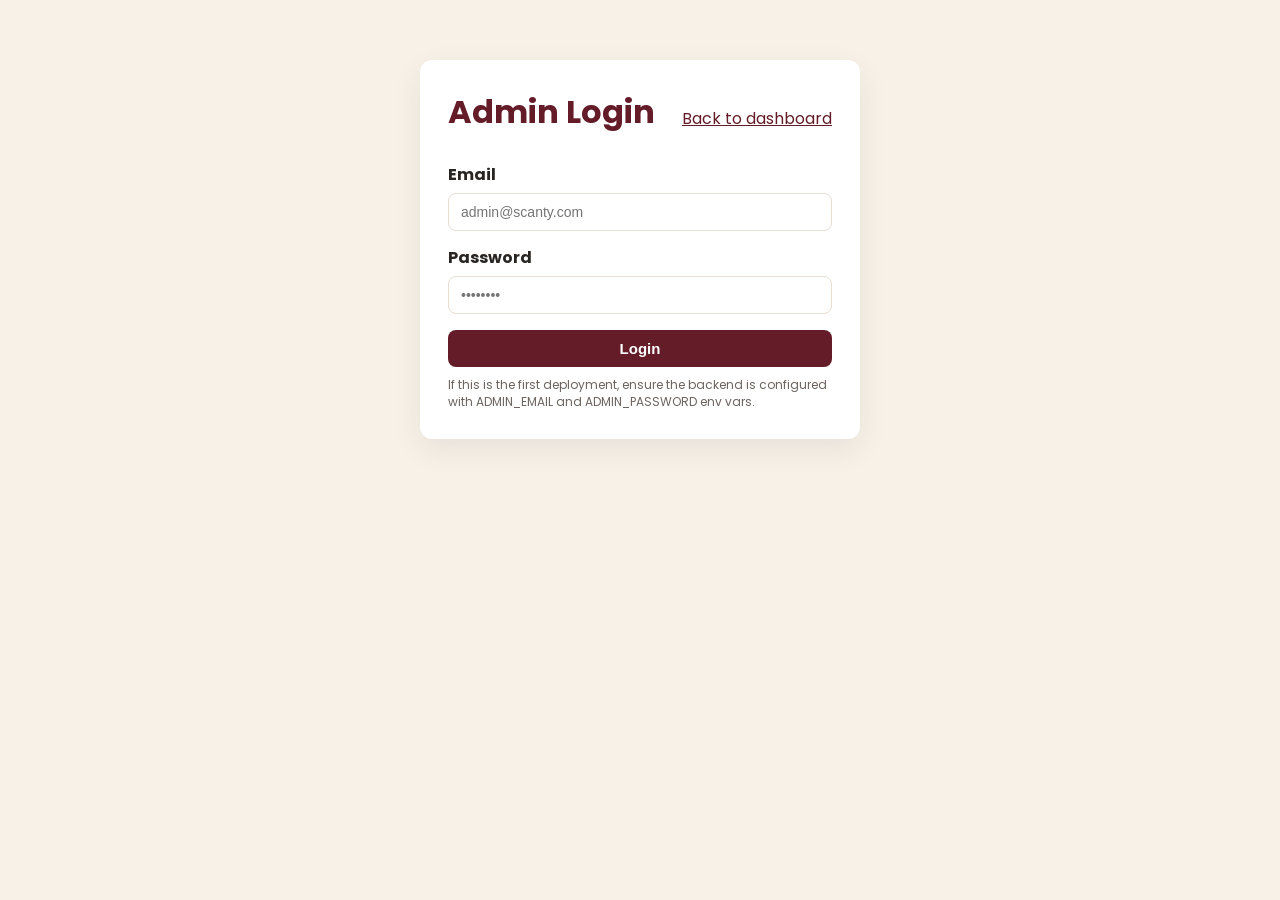
<file: admin-login.html>
<!doctype html>
<html lang="en">
<head>
  <meta charset="utf-8">
  <meta name="viewport" content="width=device-width,initial-scale=1">
  <meta name="robots" content="noindex,nofollow">
  <title>ScantyMeals Admin Login</title>
  <link rel="preconnect" href="https://fonts.googleapis.com">
  <link href="https://fonts.googleapis.com/css2?family=Poppins:wght@400;500;600;700&family=Playfair+Display:wght@700;800&display=swap" rel="stylesheet">
  <link rel="stylesheet" href="/scanty-theme.css">
  <style>
    body{font-family:'Poppins',Arial,Helvetica,sans-serif;padding:20px;color:#292522;background:#F7F1E8}
    .card{max-width:440px;margin:40px auto;background:#fff;border-radius:12px;box-shadow:0 10px 30px rgba(41,37,34,.08);padding:28px}
    h1{color:#641D28;margin:0 0 12px}
    label{display:block;font-weight:700;margin-top:14px;margin-bottom:6px}
    input{width:100%;padding:10px 12px;border:1px solid #e7ddd0;border-radius:8px;outline:none;font-size:14px}
    input:focus{border-color:#641D28;box-shadow:0 0 0 3px rgba(100,29,40,.10)}
    button{margin-top:16px;padding:10px 16px;border:none;border-radius:8px;background:#641D28;color:#fff;font-weight:700;cursor:pointer;width:100%;font-size:15px}
    button:hover{background:#4A151E}
    .err{padding:12px 14px;background:#f8d7da;color:#721c24;border:1px solid #f5c6cb;border-radius:8px;margin-top:14px;display:none}
    .hint{font-size:12px;color:#6b6460;margin-top:10px;line-height:1.4}
    .toprow{display:flex;justify-content:space-between;align-items:center;gap:12px}
    a{color:#641D28;text-decoration:underline}
  </style>
</head>
<body>
  <div class="card">
    <div class="toprow">
      <h1>Admin Login</h1>
      <div><a href="/admin">Back to dashboard</a></div>
    </div>

    <form id="loginForm">
      <label for="email">Email</label>
      <input id="email" name="email" type="email" autocomplete="username" required placeholder="admin@scanty.com" />

      <label for="password">Password</label>
      <input id="password" name="password" type="password" autocomplete="current-password" required placeholder="••••••••" />

      <button type="submit">Login</button>

      <div id="err" class="err"></div>
      <div class="hint">
        If this is the first deployment, ensure the backend is configured with ADMIN_EMAIL and ADMIN_PASSWORD env vars.
      </div>
    </form>
  </div>

  <script>
    // Strip any credential-bearing query parameters from the URL immediately.
    // Never authenticate from, or prefill fields with, URL parameters.
    (function () {
      try {
        const SENSITIVE = ['email', 'password', 'pass', 'pwd', 'token', 'auth', 'key', 'secret', 'otp', 'code'];
        const url = new URL(window.location.href);
        let changed = false;
        SENSITIVE.forEach(function (k) {
          if (url.searchParams.has(k)) { url.searchParams.delete(k); changed = true; }
        });
        if (changed) {
          history.replaceState(history.state, '', url.pathname + url.search + url.hash);
        }
      } catch (e) { /* ignore */ }
    })();

    const API_BASE = (location.hostname.endsWith('onrender.com') || location.hostname === 'localhost')
      ? '' // same-origin
      : 'https://scantymeals-shop-1.onrender.com';

    const STORAGE_KEYS = ['token','user','admin_token'];

    function clearAuthStorage() {
      STORAGE_KEYS.forEach(k => {
        try { localStorage.removeItem(k); } catch (_) {}
      });
    }

    document.getElementById('loginForm').addEventListener('submit', async (e) => {
      e.preventDefault();
      const email = document.getElementById('email').value.trim().toLowerCase();
      const password = document.getElementById('password').value;

      const errEl = document.getElementById('err');
      errEl.style.display = 'none';
      errEl.textContent = '';

      clearAuthStorage();

      try {
        const res = await fetch(API_BASE + '/api/auth/admin-login', {
          method: 'POST',
          headers: { 'Content-Type': 'application/json' },
          body: JSON.stringify({ email, password }),
        });

        const data = await res.json().catch(() => ({}));

        if (!res.ok || !data.success) {
          const msg = data?.message || ('Admin login failed (HTTP ' + res.status + ')');
          errEl.textContent = msg;
          errEl.style.display = 'block';
          return;
        }

        localStorage.setItem('token', data.token);
        localStorage.setItem('user', JSON.stringify(data.user || { role: 'admin' }));
        window.location.href = '/admin';
      } catch (ex) {
        errEl.textContent = 'Network error. Please try again.';
        errEl.style.display = 'block';
      }
    });
  </script>
</body>
</html>
</file>
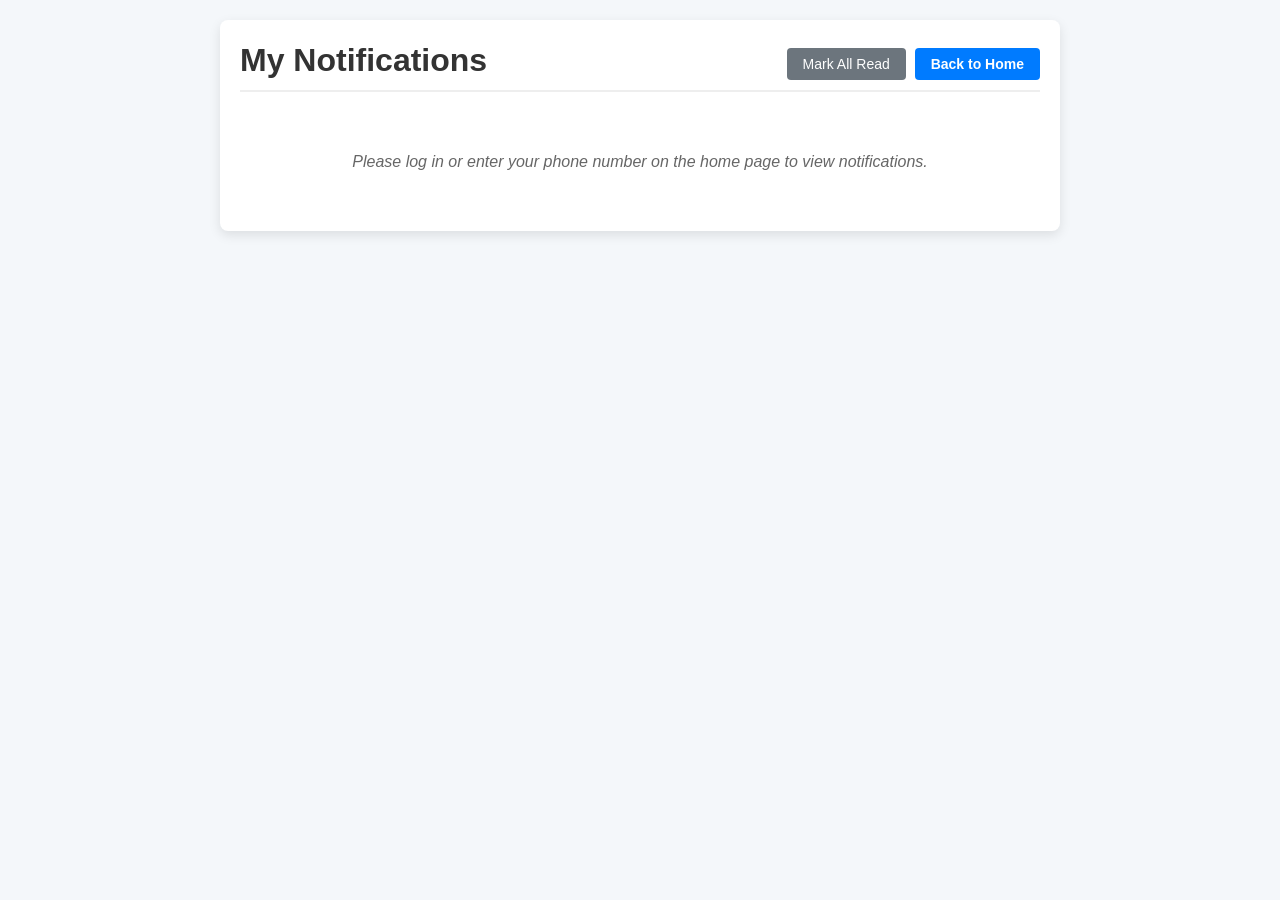
<file: notifications.html>
<!DOCTYPE html>
<html lang="en">
<head>
  <meta charset="UTF-8">
  <meta name="viewport" content="width=device-width, initial-scale=1.0">
  <title>Notifications - Scanty Meals</title>
  <style>
    body { font-family: 'Segoe UI', Tahoma, Geneva, Verdana, sans-serif; background: #f4f7fa; margin: 0; padding: 20px; color: #333; }
    .container { max-width: 800px; margin: 0 auto; background: #fff; padding: 20px; border-radius: 8px; box-shadow: 0 4px 12px rgba(0,0,0,0.1); }
    h1 { margin-top: 0; border-bottom: 2px solid #eee; padding-bottom: 10px; display: flex; justify-content: space-between; align-items: center; }
    .btn { padding: 8px 16px; background: #007bff; color: white; border: none; border-radius: 4px; cursor: pointer; text-decoration: none; font-size: 14px; }
    .btn-secondary { background: #6c757d; }
    .btn-danger { background: #d9534f; }
    .btn:hover { opacity: 0.9; }
    
    .notif-item { padding: 15px; border-bottom: 1px solid #eee; display: flex; gap: 15px; align-items: flex-start; transition: background 0.2s; }
    .notif-item:hover { background: #f9f9f9; }
    .notif-item.unread { background: #eef5ff; border-left: 4px solid #007bff; }
    .icon { font-size: 24px; margin-top: 2px; }
    .content { flex: 1; }
    .date { font-size: 12px; color: #888; margin-bottom: 5px; }
    .title { font-weight: bold; font-size: 16px; margin-bottom: 5px; color: #111; }
    .message { font-size: 14px; color: #444; line-height: 1.4; }
    .actions { margin-top: 10px; text-align: right; }
    
    #loading { text-align: center; padding: 40px; color: #666; font-style: italic; }
  </style>
</head>
<body>

<div class="container">
  <h1>
    My Notifications
    <div>
      <button class="btn btn-secondary" onclick="markAllRead()">Mark All Read</button>
      <a href="/" class="btn">Back to Home</a>
    </div>
  </h1>

  <div id="loading">Loading notifications...</div>
  <div id="notifList"></div>
</div>

<script>
  let notifications = [];
  const API_BASE = '';

  function escapeHtml(s) {
    return String(s ?? '').replace(/[&<>"']/g, c => ({
      '&':'&amp;','<':'&lt;','>':'&gt;','"':'&quot;',"'":'&#39;'
    })[c]);
  }

  async function loadNotifications() {
    const phone = (localStorage.getItem('customerPhone') || '').trim();
    if(!phone) {
      document.getElementById('loading').textContent = 'Please log in or enter your phone number on the home page to view notifications.';
      return;
    }
    try {
      const res = await fetch(API_BASE + '/api/notifications?audience=customer:' + encodeURIComponent(phone));
      if (res.ok) {
        const data = await res.json();
        notifications = data.notifications || [];
        render();
      } else {
        throw new Error('Failed to fetch');
      }
    } catch (e) {
      document.getElementById('loading').textContent = 'Error loading notifications.';
    }
  }

  function render() {
    const list = document.getElementById('notifList');
    document.getElementById('loading').style.display = 'none';

    if (notifications.length === 0) {
      list.innerHTML = '<div style="padding: 20px; text-align: center; color: #888;">No notifications available.</div>';
      return;
    }

    list.innerHTML = notifications.map(n => `
      <div class="notif-item ${n.read ? '' : 'unread'}" id="notif-${n._id || n.id}">
        <div class="icon">🔔</div>
        <div class="content">
          <div class="date">${new Date(n.created_at).toLocaleString()}</div>
          <div class="title">${escapeHtml(n.title || 'Notification')}</div>
          <div class="message">${escapeHtml(n.message)}</div>
          <div class="actions">
            ${!n.read ? `<button class="btn btn-secondary" style="font-size: 11px; padding: 4px 8px;" onclick="markAsRead('${n._id || n.id}')">Mark Read</button>` : ''}
            <button class="btn btn-danger" style="font-size: 11px; padding: 4px 8px;" onclick="deleteNotification('${n._id || n.id}')">Delete</button>
          </div>
        </div>
      </div>
    `).join('');
  }

  async function markAsRead(id) {
    const n = notifications.find(x => (x._id || x.id) === id);
    if(n && !n.read) {
      n.read = true;
      render();
      try { await fetch(API_BASE + '/api/notifications/' + id + '/read', { method: 'PUT' }); } catch(e){}
    }
  }

  async function markAllRead() {
    const unread = notifications.filter(n => !n.read);
    unread.forEach(n => n.read = true);
    render();
    for (const n of unread) {
      try { await fetch(API_BASE + '/api/notifications/' + (n._id || n.id) + '/read', { method: 'PUT' }); } catch(e){}
    }
  }

  async function deleteNotification(id) {
    if(!confirm('Delete this notification?')) return;
    try {
      await fetch(API_BASE + '/api/notifications/' + id, { method: 'DELETE' });
      notifications = notifications.filter(x => (x._id || x.id) !== id);
      render();
    } catch(e) {}
  }

  loadNotifications();
</script>

</body>
</html>
</file>
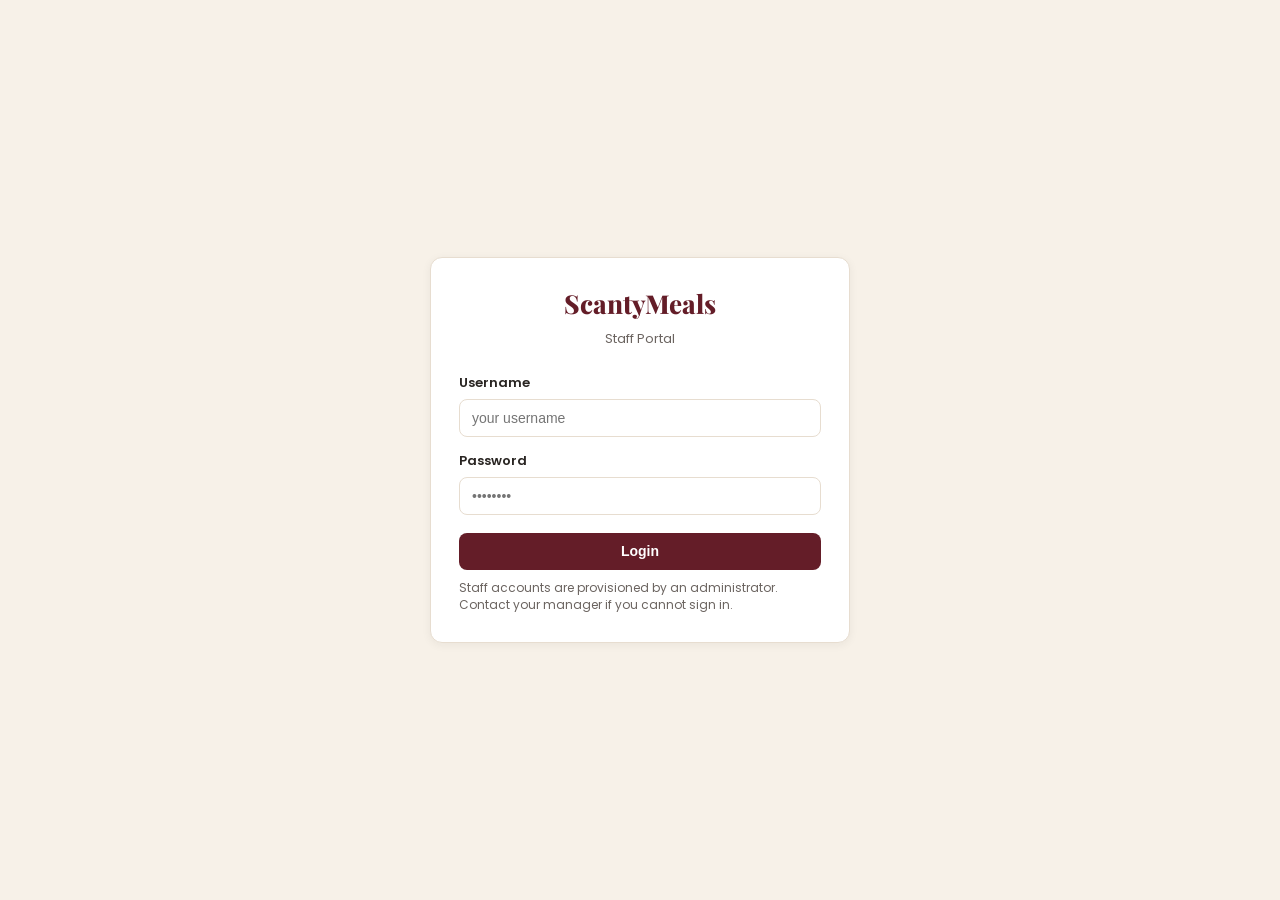
<file: staff-login.html>
<!doctype html>
<html lang="en">
<head>
  <meta charset="utf-8">
  <meta name="viewport" content="width=device-width,initial-scale=1">
  <meta name="robots" content="noindex,nofollow">
  <title>ScantyMeals Staff Login</title>
  <link rel="preconnect" href="https://fonts.googleapis.com">
  <link href="https://fonts.googleapis.com/css2?family=Poppins:wght@400;500;600;700&family=Playfair+Display:wght@700;800&display=swap" rel="stylesheet">
  <link rel="stylesheet" href="/scanty-theme.css">
  <style>
    body{background:#F7F1E8}
  </style>
</head>
<body>
  <div class="scanty-auth-wrap">
    <div class="scanty-auth-card scanty-card">
      <div class="scanty-brand-mark">
        <div class="scanty-brand-name">ScantyMeals</div>
        <div style="color:#6b6460;font-size:13px">Staff Portal</div>
      </div>

      <form id="loginForm">
        <label class="scanty-label" for="username">Username</label>
        <input class="scanty-input" id="username" name="username" autocomplete="username" required placeholder="your username" />

        <label class="scanty-label" for="password" style="margin-top:14px">Password</label>
        <input class="scanty-input" id="password" name="password" type="password" autocomplete="current-password" required placeholder="••••••••" />

        <button type="submit" class="scanty-btn scanty-btn--primary" style="width:100%;margin-top:18px">Login</button>

        <div id="err" class="scanty-badge scanty-badge--suspended" style="display:none;margin-top:14px;width:100%;white-space:normal;text-align:left"></div>
        <div class="hint" style="font-size:12px;color:#6b6460;margin-top:10px;line-height:1.4">
          Staff accounts are provisioned by an administrator. Contact your manager if you cannot sign in.
        </div>
      </form>
    </div>
  </div>

  <script>
    // Strip any credential-bearing query parameters from the URL immediately.
    (function () {
      try {
        const SENSITIVE = ['email', 'password', 'pass', 'pwd', 'token', 'auth', 'key', 'secret', 'otp', 'code'];
        const url = new URL(window.location.href);
        let changed = false;
        SENSITIVE.forEach(function (k) {
          if (url.searchParams.has(k)) { url.searchParams.delete(k); changed = true; }
        });
        if (changed) {
          history.replaceState(history.state, '', url.pathname + url.search + url.hash);
        }
      } catch (e) { /* ignore */ }
    })();

    const API_BASE = (location.hostname.endsWith('onrender.com') || location.hostname === 'localhost')
      ? '' // same-origin
      : 'https://scantymeals-shop-1.onrender.com';

    document.getElementById('loginForm').addEventListener('submit', async (e) => {
      e.preventDefault();
      const username = document.getElementById('username').value.trim();
      const password = document.getElementById('password').value;
      const errEl = document.getElementById('err');
      errEl.style.display = 'none';
      errEl.textContent = '';

      try {
        const res = await fetch(API_BASE + '/api/auth/staff-login', {
          method: 'POST',
          headers: { 'Content-Type': 'application/json' },
          body: JSON.stringify({ username, password }),
        });
        const data = await res.json().catch(() => ({}));
        if (!res.ok || !data.success) {
          errEl.textContent = data?.message || ('Staff login failed (HTTP ' + res.status + ')');
          errEl.style.display = 'block';
          return;
        }
        localStorage.setItem('token', data.token);
        localStorage.setItem('user', JSON.stringify(data.user || {}));
        window.location.href = '/staff';
      } catch (ex) {
        errEl.textContent = 'Network error. Please try again.';
        errEl.style.display = 'block';
      }
    });
  </script>
</body>
</html>
</file>
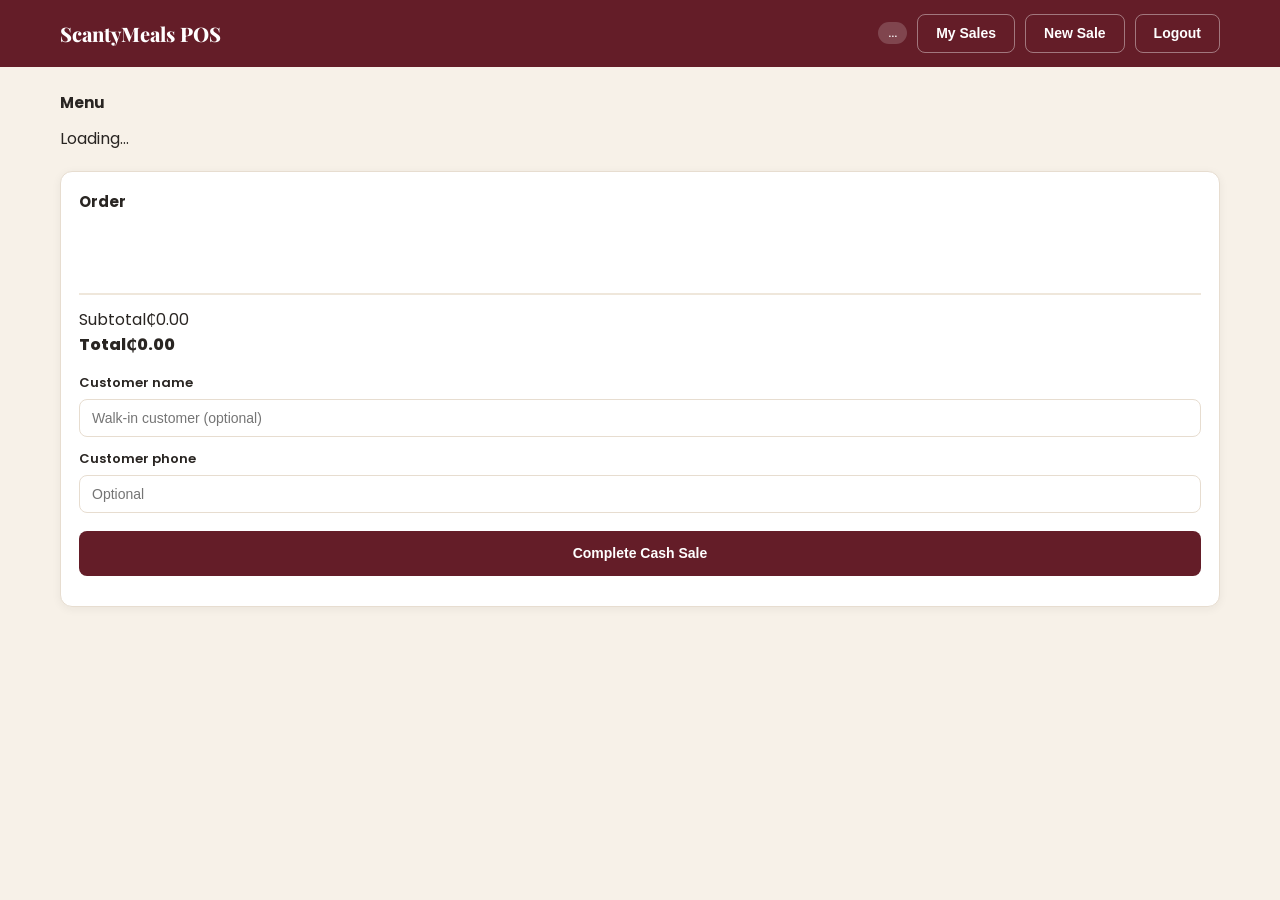
<file: staff.html>
<!doctype html>
<html lang="en">
<head>
  <meta charset="utf-8">
  <meta name="viewport" content="width=device-width,initial-scale=1">
  <meta name="robots" content="noindex,nofollow">
  <title>ScantyMeals POS</title>
  <link rel="preconnect" href="https://fonts.googleapis.com">
  <link href="https://fonts.googleapis.com/css2?family=Poppins:wght@400;500;600;700&family=Playfair+Display:wght@700;800&display=swap" rel="stylesheet">
  <link rel="stylesheet" href="/scanty-theme.css">
  <style>
    .pos-topbar { background: #641D28; color: #fff; padding: 14px 0; }
    .pos-topbar .scanty-shell { display: flex; align-items: center; justify-content: space-between; gap: 12px; flex-wrap: wrap; }
    .pos-brand { font-family: 'Playfair Display', Georgia, serif; font-weight: 800; font-size: 20px; color: #fff; }
    .meal-grid { display: grid; grid-template-columns: repeat(auto-fill, minmax(150px, 1fr)); gap: 14px; }
    .meal-tile { background: #fff; border: 1px solid #efe7db; border-radius: 12px; overflow: hidden; cursor: pointer; transition: transform .15s, box-shadow .15s; text-align: left; }
    .meal-tile:hover { transform: translateY(-3px); box-shadow: 0 10px 24px rgba(100,29,40,.14); }
    .meal-tile img { width: 100%; height: 110px; object-fit: cover; display: block; }
    .meal-tile .tile-body { padding: 10px 12px; }
    .meal-tile .tile-name { font-weight: 600; font-size: 14px; color: #292522; }
    .meal-tile .tile-price { color: #39845B; font-weight: 700; }
    .cart-line { display: flex; align-items: center; gap: 10px; padding: 10px 0; border-bottom: 1px solid #efe7db; }
    .cart-line .qty-btn { width: 28px; height: 28px; border: 1px solid #e7ddd0; background: #fff; border-radius: 6px; cursor: pointer; font-weight: 700; color: #292522; }
    .totals { border-top: 2px solid #efe7db; margin-top: 8px; padding-top: 12px; }
    .section-head { font-weight: 700; color: #292522; font-size: 15px; margin: 0 0 12px; }
    .view { display: none; }
    .view.active { display: block; }

    /* Receipt + print */
    #receiptModal { display: none; position: fixed; inset: 0; background: rgba(41,37,34,.55); z-index: 400; align-items: center; justify-content: center; padding: 20px; }
    #receiptModal.open { display: flex; }
    #receipt { background: #fff; width: 100%; max-width: 360px; border-radius: 12px; padding: 24px; }
    #receipt .r-head { text-align: center; border-bottom: 1px dashed #ddd; padding-bottom: 12px; margin-bottom: 12px; }
    #receipt .r-line { display: flex; justify-content: space-between; font-size: 14px; padding: 3px 0; color: #292522; }
    #receipt .r-total { display: flex; justify-content: space-between; font-weight: 800; font-size: 16px; border-top: 1px dashed #ddd; margin-top: 10px; padding-top: 10px; }
    @media print {
      body * { visibility: hidden; }
      #receipt, #receipt * { visibility: visible; }
      #receipt { position: absolute; left: 0; top: 0; width: 100%; max-width: 100%; box-shadow: none; border-radius: 0; }
    }
  </style>
</head>
<body>

<header class="pos-topbar">
  <div class="scanty-shell">
    <span class="pos-brand">ScantyMeals POS</span>
    <div style="display:flex;align-items:center;gap:10px;flex-wrap:wrap">
      <span id="roleBadge" class="scanty-badge scanty-badge--role" style="background:rgba(255,255,255,.18);color:#fff">…</span>
      <button class="scanty-btn scanty-btn--ghost" style="color:#fff;border-color:rgba(255,255,255,.4)" onclick="showView('sales');loadMySales()">My Sales</button>
      <button class="scanty-btn scanty-btn--ghost" style="color:#fff;border-color:rgba(255,255,255,.4)" onclick="showView('pos')">New Sale</button>
      <button class="scanty-btn scanty-btn--ghost" style="color:#fff;border-color:rgba(255,255,255,.4)" onclick="logout()">Logout</button>
    </div>
  </div>
</header>

<main class="scanty-shell" style="padding:24px 0 48px">

  <!-- ===== POS VIEW ===== -->
  <div id="posView" class="view active">
    <div class="grid" style="display:grid;grid-template-columns:1fr;gap:20px">
      <div>
        <h2 class="section-head">Menu</h2>
        <div id="mealGrid" class="meal-grid">Loading…</div>
      </div>
      <div class="scanty-card" style="padding:18px">
        <h2 class="section-head">Order</h2>
        <div id="cartLines" style="min-height:60px"></div>
        <div class="totals">
          <div class="r-line"><span>Subtotal</span><span>₵<span id="subtotal">0.00</span></span></div>
          <div class="r-line" style="font-weight:800;font-size:16px"><span>Total</span><span>₵<span id="total">0.00</span></span></div>
        </div>
        <div style="margin-top:16px">
          <label class="scanty-label" for="custName">Customer name</label>
          <input class="scanty-input" id="custName" placeholder="Walk-in customer (optional)">
        </div>
        <div style="margin-top:12px">
          <label class="scanty-label" for="custPhone">Customer phone</label>
          <input class="scanty-input" id="custPhone" type="tel" placeholder="Optional">
        </div>
        <button class="scanty-btn scanty-btn--primary" style="width:100%;margin-top:18px;padding:14px" id="completeBtn" onclick="completeSale()">Complete Cash Sale</button>
        <div id="saleStatus" style="margin-top:12px;font-size:13px"></div>
      </div>
    </div>
  </div>

  <!-- ===== SALES VIEW ===== -->
  <div id="salesView" class="view">
    <h2 class="section-head">My Sales</h2>
    <div id="salesList">Loading…</div>
  </div>

</main>

<!-- Receipt -->
<div id="receiptModal">
  <div id="receipt">
    <div class="r-head">
      <div style="font-family:'Playfair Display',serif;font-weight:800;font-size:20px;color:#641D28">ScantyMeals</div>
      <div style="font-size:12px;color:#6b6460">Mpasatia Junction, Kumasi</div>
      <div style="font-size:12px;color:#6b6460">0242292939</div>
    </div>
    <div id="receiptBody"></div>
    <div style="display:flex;gap:10px;margin-top:16px">
      <button class="scanty-btn scanty-btn--secondary" style="flex:1" onclick="window.print()">Print receipt</button>
      <button class="scanty-btn scanty-btn--ghost" style="flex:1" onclick="closeReceipt()">Close</button>
    </div>
  </div>
</div>

<script>
  const API_BASE = (location.hostname.endsWith('onrender.com') || location.hostname === 'localhost')
    ? '' : 'https://scantymeals-shop-1.onrender.com';

  const TOKEN_KEY = 'token';
  const USER_KEY = 'user';

  let currentUser = null;
  let menu = [];
  let cart = {};   // { id: {id,name,price,image,quantity} }

  function getToken() { return localStorage.getItem(TOKEN_KEY) || sessionStorage.getItem(TOKEN_KEY); }
  function logout() { localStorage.removeItem(TOKEN_KEY); localStorage.removeItem(USER_KEY); window.location.href = '/staff-login'; }
  function esc(s) { return String(s ?? '').replace(/[&<>"']/g, c => ({'&':'&amp;','<':'&lt;','>':'&gt;','"':'&quot;',"'":'&#39;'}[c])); }
  function money(n) { return Number(n || 0).toFixed(2); }

  function showView(v) {
    document.getElementById('posView').classList.toggle('active', v === 'pos');
    document.getElementById('salesView').classList.toggle('active', v === 'sales');
  }

  async function api(path, opts = {}) {
    const headers = { ...(opts.headers || {}) };
    if (opts.body) headers['Content-Type'] = 'application/json';
    headers['Authorization'] = 'Bearer ' + getToken();
    return fetch(API_BASE + path, { ...opts, headers });
  }

  async function loadProfile() {
    const res = await api('/api/auth/profile');
    const data = await res.json().catch(() => ({}));
    if (!res.ok || !data.success) { window.location.href = '/staff-login'; return; }
    currentUser = data.user || {};
    const allowed = ['staff', 'admin', 'super_admin'];
    if (!allowed.includes(currentUser.role)) { window.location.href = '/staff-login'; return; }
    document.getElementById('roleBadge').textContent = (currentUser.role || 'staff').replace('_', ' ');
  }

  async function loadMenu() {
    const grid = document.getElementById('mealGrid');
    try {
      const res = await fetch(API_BASE + '/api/menu');
      const data = await res.json();
      menu = data.items || [];
      if (!menu.length) { grid.innerHTML = '<div style="color:#6b6460">No menu items available.</div>'; return; }
      grid.innerHTML = menu.map(m => `
        <button class="meal-tile" onclick="addToCart('${esc(m.id)}')">
          <img src="${esc(m.image || '/IMG/menu_1.jpg')}" alt="${esc(m.name)}">
          <div class="tile-body">
            <div class="tile-name">${esc(m.name)}</div>
            <div class="tile-price">₵${money(m.price)}</div>
          </div>
        </button>`).join('');
    } catch (e) {
      grid.innerHTML = '<div style="color:#b3261e">Unable to load menu.</div>';
    }
  }

  function addToCart(id) {
    const m = menu.find(x => String(x.id) === String(id));
    if (!m) return;
    if (m.available === false) return;
    const existing = cart[String(id)];
    cart[String(id)] = { id: m.id, name: m.name, price: Number(m.price) || 0, image: m.image, quantity: (existing ? existing.quantity : 0) + 1 };
    renderCart();
  }
  function decQty(id) {
    const it = cart[String(id)];
    if (!it) return;
    if (it.quantity <= 1) delete cart[String(id)];
    else it.quantity -= 1;
    renderCart();
  }
  function incQty(id) { addToCart(id); }
  function removeLine(id) { delete cart[String(id)]; renderCart(); }

  function cartLines() { return Object.values(cart).filter(i => i && i.quantity > 0); }

  function renderCart() {
    const lines = cartLines();
    const el = document.getElementById('cartLines');
    const subtotal = lines.reduce((s, i) => s + i.price * i.quantity, 0);
    document.getElementById('subtotal').textContent = money(subtotal);
    document.getElementById('total').textContent = money(subtotal);
    document.getElementById('completeBtn').disabled = lines.length === 0;

    if (!lines.length) {
      el.innerHTML = '<div style="color:#6b6460;padding:16px 0">Cart is empty — tap a meal to add it.</div>';
      return;
    }
    el.innerHTML = lines.map(i => `
      <div class="cart-line">
        <div style="flex:1;min-width:0">
          <div style="font-weight:600;color:#292522">${esc(i.name)}</div>
          <div style="font-size:12px;color:#6b6460">₵${money(i.price)} each</div>
        </div>
        <div style="display:flex;align-items:center;gap:6px">
          <button class="qty-btn" onclick="decQty('${esc(i.id)}')">−</button>
          <span style="min-width:22px;text-align:center;font-weight:600">${i.quantity}</span>
          <button class="qty-btn" onclick="incQty('${esc(i.id)}')">+</button>
        </div>
        <div style="font-weight:700;color:#39845B;min-width:64px;text-align:right">₵${money(i.price * i.quantity)}</div>
        <button class="qty-btn" style="color:#b3261e;border:none" onclick="removeLine('${esc(i.id)}')">✕</button>
      </div>`).join('');
  }

  async function completeSale() {
    const lines = cartLines();
    if (!lines.length) return;
    const statusEl = document.getElementById('saleStatus');
    statusEl.textContent = 'Recording sale…';
    const idempotencyKey = (crypto.randomUUID) ? crypto.randomUUID() : ('pos-' + Date.now() + '-' + Math.random().toString(16).slice(2));

    const payload = {
      items: lines.map(i => ({ id: i.id, quantity: i.quantity })),
      customer_name: document.getElementById('custName').value.trim(),
      customer_phone: document.getElementById('custPhone').value.trim(),
      payment_method: 'cash',
      idempotency_key: idempotencyKey,
    };

    try {
      const res = await api('/api/pos/sale', { method: 'POST', body: JSON.stringify(payload) });
      const data = await res.json().catch(() => ({}));
      if (!res.ok) {
        statusEl.innerHTML = '<div style="color:#b3261e">' + esc(data.message || 'Sale failed') + '</div>';
        return;
      }
      cart = {};
      document.getElementById('custName').value = '';
      document.getElementById('custPhone').value = '';
      renderCart();
      statusEl.innerHTML = '<div style="color:#2C6A48">Sale recorded: ' + esc(data.order.id) + '</div>';
      showReceipt(data.order);
    } catch (e) {
      statusEl.innerHTML = '<div style="color:#b3261e">Network error.</div>';
    }
  }

  function showReceipt(order) {
    const body = document.getElementById('receiptBody');
    const lines = (order.items || []).map(it => `
      <div class="r-line"><span>${esc(it.name)} × ${it.quantity}</span><span>₵${money(it.line_total ?? it.unit_price * it.quantity)}</span></div>`).join('');
    body.innerHTML = `
      <div class="r-line"><span>Order</span><span>${esc(order.id)}</span></div>
      <div class="r-line"><span>Date</span><span>${esc(new Date(order.timestamp).toLocaleString())}</span></div>
      <div class="r-line"><span>Customer</span><span>${esc(order.customer_name || '—')}</span></div>
      <div class="r-line"><span>Served by</span><span>${esc(order.created_by_name || order.created_by_username || '—')}</span></div>
      <div style="border-top:1px dashed #ddd;margin:8px 0"></div>
      ${lines}
      <div class="r-total"><span>Total</span><span>₵${money(order.total)}</span></div>
      <div class="r-line" style="margin-top:8px;color:#6b6460"><span>Payment</span><span>${esc((order.payment_method || 'cash').toUpperCase())} · PAID</span></div>
    `;
    document.getElementById('receiptModal').classList.add('open');
  }
  function closeReceipt() { document.getElementById('receiptModal').classList.remove('open'); }

  async function loadMySales() {
    const el = document.getElementById('salesList');
    el.innerHTML = 'Loading…';
    try {
      const res = await api('/api/pos/my-sales');
      const data = await res.json().catch(() => ({}));
      if (!res.ok) { el.innerHTML = '<div style="color:#b3261e">Unable to load sales.</div>'; return; }
      const sales = data.sales || [];
      if (!sales.length) { el.innerHTML = '<div style="color:#6b6460">No sales recorded yet.</div>'; return; }
      el.innerHTML = '<table class="scanty-table"><thead><tr><th>Order</th><th>Customer</th><th>Items</th><th>Source</th><th>Total</th><th>Time</th></tr></thead><tbody>' +
        sales.map(s => `<tr>
          <td>${esc(s.id)}</td>
          <td>${esc(s.customer_name || '—')}</td>
          <td>${esc((s.items || []).map(i => i.name + ' ×' + i.quantity).join(', '))}</td>
          <td><span class="scanty-badge scanty-badge--role">${esc(s.source || 'STAFF')}</span></td>
          <td>₵${money(s.total)}</td>
          <td>${esc(new Date(s.timestamp).toLocaleString())}</td>
        </tr>`).join('') + '</tbody></table>';
    } catch (e) {
      el.innerHTML = '<div style="color:#b3261e">Unable to load sales.</div>';
    }
  }

  (async function init() {
    await loadProfile();
    loadMenu();
    renderCart();
  })();
</script>
</body>
</html>
</file>
<file: scanty-theme.css>
/* ============================================================================
   SCANTYMEALS V2 — Design System
   Official colours:
     Deep Burgundy  #641D28
     Natural Green  #39845B
     Warm Cream     #F7F1E8
     Charcoal       #292522
     Pure White     #FFFFFF
   ========================================================================== */

:root {
  --burgundy: #641D28;
  --burgundy-dark: #4A151E;
  --green: #39845B;
  --green-dark: #2C6A48;
  --cream: #F7F1E8;
  --charcoal: #292522;
  --white: #FFFFFF;

  --brand: var(--burgundy);
  --brand-dark: var(--burgundy-dark);
  --success: var(--green);
  --success-dark: var(--green-dark);
  --bg: var(--cream);
  --surface: var(--white);
  --text: var(--charcoal);
  --muted: #6b6460;
  --border: #e7ddd0;
  --danger: #b3261e;
}

* { box-sizing: border-box; }

html, body {
  margin: 0;
  font-family: 'Poppins', 'Segoe UI', system-ui, -apple-system, sans-serif;
  background: var(--bg);
  color: var(--text);
  -webkit-font-smoothing: antialiased;
}

a { color: var(--burgundy); }

/* ---------------------------------------------------------------------------
   Buttons
   ------------------------------------------------------------------------- */
.scanty-btn {
  display: inline-flex;
  align-items: center;
  justify-content: center;
  gap: 8px;
  padding: 10px 18px;
  border: none;
  border-radius: 8px;
  font-weight: 600;
  font-size: 14px;
  line-height: 1.2;
  cursor: pointer;
  text-decoration: none;
  transition: background .18s ease, opacity .18s ease;
}
.scanty-btn:disabled { opacity: .55; cursor: not-allowed; }

.scanty-btn--primary { background: var(--burgundy); color: #fff; }
.scanty-btn--primary:hover:not(:disabled) { background: var(--burgundy-dark); }

.scanty-btn--secondary { background: var(--green); color: #fff; }
.scanty-btn--secondary:hover:not(:disabled) { background: var(--green-dark); }

.scanty-btn--ghost { background: transparent; color: var(--burgundy); border: 1px solid var(--border); }
.scanty-btn--ghost:hover:not(:disabled) { background: rgba(100, 29, 40, .06); }

.scanty-btn--danger { background: var(--danger); color: #fff; }
.scanty-btn--danger:hover:not(:disabled) { background: #93201a; }

/* ---------------------------------------------------------------------------
   Surfaces & forms
   ------------------------------------------------------------------------- */
.scanty-card {
  background: var(--surface);
  border: 1px solid var(--border);
  border-radius: 12px;
  box-shadow: 0 2px 10px rgba(41, 37, 34, .06);
}

.scanty-label {
  display: block;
  font-weight: 600;
  font-size: 13px;
  margin-bottom: 6px;
  color: var(--charcoal);
}

.scanty-input {
  width: 100%;
  padding: 10px 12px;
  border: 1px solid var(--border);
  border-radius: 8px;
  font-size: 14px;
  background: #fff;
  color: var(--text);
  outline: none;
}
.scanty-input:focus {
  border-color: var(--burgundy);
  box-shadow: 0 0 0 3px rgba(100, 29, 40, .10);
}

/* ---------------------------------------------------------------------------
   Badges
   ------------------------------------------------------------------------- */
.scanty-badge {
  display: inline-block;
  padding: 2px 10px;
  border-radius: 999px;
  font-size: 12px;
  font-weight: 600;
  white-space: nowrap;
}
.scanty-badge--active { background: rgba(57, 132, 91, .14); color: var(--green-dark); }
.scanty-badge--suspended { background: rgba(179, 38, 30, .12); color: #9d1c15; }
.scanty-badge--role { background: rgba(100, 29, 40, .10); color: var(--burgundy); }

/* ---------------------------------------------------------------------------
   Layout helpers
   ------------------------------------------------------------------------- */
.scanty-shell { width: min(1160px, calc(100% - 2rem)); margin: 0 auto; }

.scanty-topbar {
  background: var(--burgundy);
  color: #fff;
  padding: 14px 0;
}
.scanty-topbar a { color: #fff; }

.scanty-auth-wrap {
  min-height: 100vh;
  display: flex;
  align-items: center;
  justify-content: center;
  padding: 24px;
}
.scanty-auth-card {
  width: 100%;
  max-width: 420px;
  padding: 28px;
}

.scanty-brand-mark {
  display: flex;
  flex-direction: column;
  align-items: center;
  gap: 8px;
  margin-bottom: 24px;
  text-align: center;
}
.scanty-brand-mark .scanty-brand-name {
  font-family: 'Playfair Display', Georgia, serif;
  font-weight: 800;
  font-size: 26px;
  color: var(--burgundy);
  margin: 0;
}

.scanty-table { width: 100%; border-collapse: collapse; font-size: 14px; }
.scanty-table th, .scanty-table td { padding: 10px 12px; border-bottom: 1px solid var(--border); text-align: left; }
.scanty-table th { background: var(--cream); color: var(--charcoal); font-weight: 600; }
</file>
